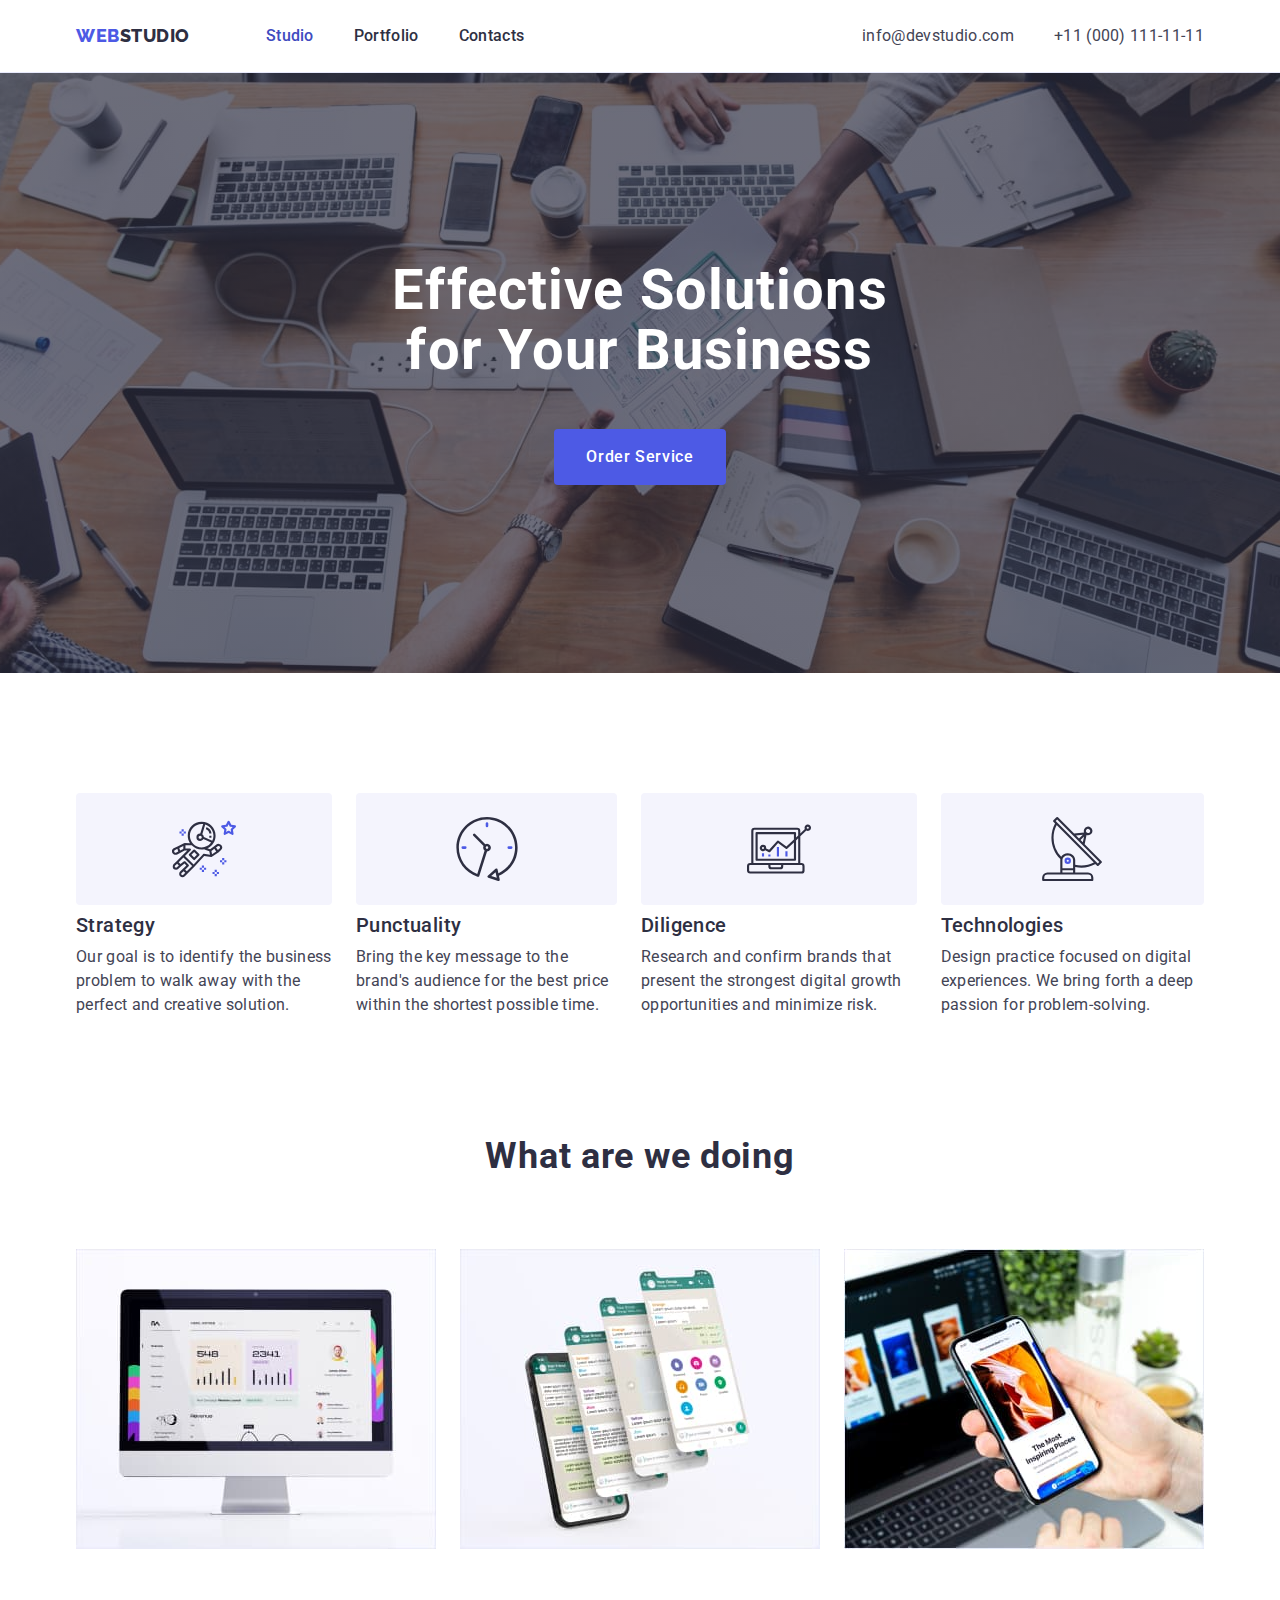
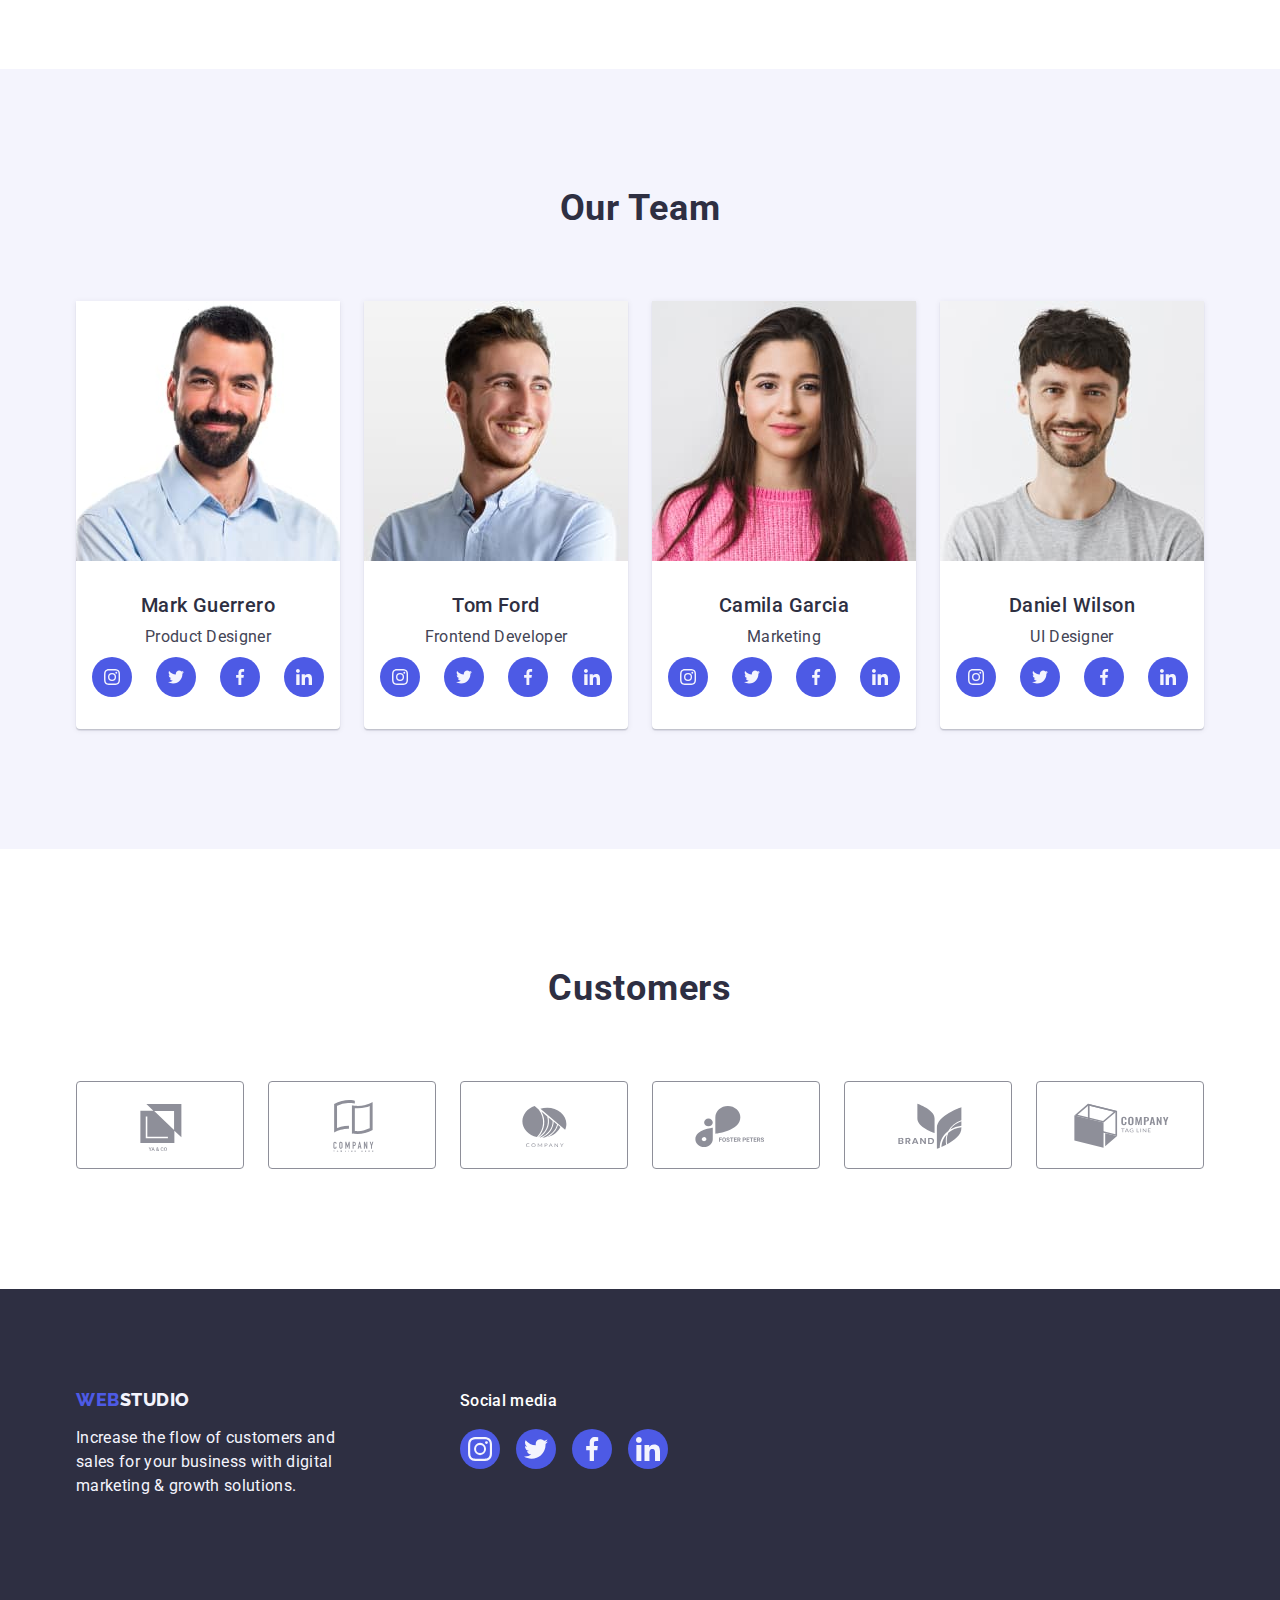
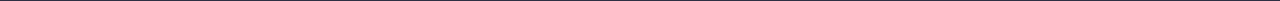
<file: index.html>
<!DOCTYPE html>
<html lang="en">
<head>
    <meta charset="UTF-8">
    <meta http-equiv="X-UA-Compatible" content="IE=edge">
    <meta name="viewport" content="width=device-width, initial-scale=1.0">
    <title>Document</title>
    <link rel="preconnect" href="https://fonts.googleapis.com">
    <link rel="preconnect" href="https://fonts.gstatic.com" crossorigin>
    <link href="https://fonts.googleapis.com/css2?family=Raleway:wght@800&family=Roboto:wght@400;500;700;900&display=swap" rel="stylesheet">
    <link rel="stylesheet" href="https://cdnjs.cloudflare.com/ajax/libs/modern-normalize/1.1.0/modern-normalize.min.css">
    <link rel="stylesheet" href="./css/styles.css">
</head>
<body>
    
    <header class="main-header">

        <div class="container main-nav">
        
            <nav class="main-nav">

                <a href="./index.html" class="logo header link">Web<span class="accent">Studio</span></a>

                <ul class="site-nav list">
                    <li class="item-main"><a href="./index.html" class="link">Studio</a></li>
                    <li class="item"><a href="./portfolio.html" class="link">Portfolio</a></li>
                    <li class="item"><a href="" class="link">Contacts</a></li>
                </ul>

            </nav>
            
            <address class="contacts">
                <ul class="list">
                    <li class="item"><a href="mailto:info@devstudio.com" class="contact link">info@devstudio.com</a></li>
                    <li class="item"><a href="tel:+110001111111" class="contact link">+11 (000) 111-11-11</a></li>  
                </ul>                      
            </address>  
        
        </div>
        
    </header>

    <main>
        
        <section class="hero">
            <div class="container">
                <h1 class="hero-title">Effective Solutions for Your Business</h1>
                <button type="button" class="button" data-modal-open>Order Service</button>
            </div>
        </section>        

        <section class="section features">
            <div class="container">
                <h2 class="section-title" hidden>Our advantages</h2>
                <ul class="feature-list list">
                    <li class="item">
                        <div class="icon-box">
                            <svg class="feature-icon" width="64" height="64">
                                <use href="./images/icons.svg#strategy"></use>
                            </svg>
                        </div>
                        <h3 class="title">Strategy</h3>
                        <p class="text">Our goal is to identify the business problem to walk away with the perfect and creative solution.</p>
                    </li>
                
                    <li class="item">
                        <div class="icon-box">
                            <svg class="feature-icon" width="64" height="64">
                                <use href="./images/icons.svg#punctuality"></use>
                            </svg>
                        </div>
                        <h3 class="title">Punctuality</h3>
                        <p class="text">Bring the key message to the brand's audience for the best price within the shortest possible time.</p>
                    </li>
                
                    <li class="item">
                        <div class="icon-box">
                            <svg class="feature-icon" width="64" height="64">
                                <use href="./images/icons.svg#diligence"></use>
                            </svg>
                        </div>
                        <h3 class="title">Diligence</h3>
                        <p class="text">Research and confirm brands that present the strongest digital growth opportunities and minimize risk.</p>
                    </li>
                
                    <li class="item">
                        <div class="icon-box">
                            <svg class="feature-icon" width="64" height="64">
                                <use href="./images/icons.svg#technologies"></use>
                            </svg>
                        </div>
                        <h3 class="title">Technologies</h3>
                        <p class="text">Design practice focused on digital experiences. We bring forth a deep passion for problem-solving.</p>
                    </li>
                </ul>
            </div>
        </section>

        <section class="section doing">
            <div class="container">
                <h2 class="section-title">What are we doing</h2>
                <ul class="doing-list list">
                    <li class="item">
                        <img 
                        src="./images/img1.jpg" 
                        alt="Computer screen showing statistics"
                        width="360"
                        >
                    </li>

                    <li class="item">
                        <img 
                        src="./images/img2.jpg" 
                        alt="Smartphone with messenger on the screen"
                        width="360"
                        >
                    </li>

                    <li class="item">
                        <img 
                        src="./images/img3.jpg" 
                        alt="Smartphone in the hands of a peerson with a picture on the screen"
                        width="360"
                        >
                    </li>
                </ul> 
            </div>       
        </section>

        <section class="section team">
            <div class="container">
                <h2 class="section-title">Our Team</h2>
                <ul class="team-list list">
                    <li class="item">
                        <img 
                            src="./images/mark-guerrero.jpg" 
                            alt="photo portrait of Mark Guerrero"
                            width="264"                    
                        >
                        <div class="worker-card">
                            <h3 class="title">Mark Guerrero</h3>
                            <p class="text">Product Designer</p>
                            <ul class="social-list list">
                                <li class="social-item">
                                    <a href="" class="social-links">
                                        <svg class="social-icon" width="16" height="16">
                                            <use href="./images/icons.svg#instagram"></use>
                                        </svg>
                                    </a>
                                </li>

                                <li class="social-item">
                                    <a href="" class="social-links">
                                        <svg class="social-icon" width="16" height="16">
                                            <use href="./images/icons.svg#twitter"></use>
                                        </svg>
                                    </a>
                                </li>

                                <li class="social-item">
                                    <a href="" class="social-links">
                                        <svg class="social-icon" width="16" height="16">
                                            <use href="./images/icons.svg#facebook"></use>
                                        </svg>
                                    </a>
                                </li>

                                <li class="social-item">
                                    <a href="" class="social-links">
                                        <svg class="social-icon" width="16" height="16">
                                            <use href="./images/icons.svg#linkedin"></use>
                                        </svg>
                                    </a>
                                </li>
                            </ul>
                        </div>

                    </li>

                    <li class="item">
                        <img 
                            src="./images/tom-ford.jpg" 
                            alt="photo portrait of Tom Ford"
                            width="264"                    
                        >
                        <div class="worker-card">
                            <h3 class="title">Tom Ford</h3>
                            <p class="text">Frontend Developer</p>
                            <ul class="social-list list">
                                <li class="social-item">
                                    <a href="" class="social-links">
                                        <svg class="social-icon" width="16" height="16">
                                            <use href="./images/icons.svg#instagram"></use>
                                        </svg>
                                    </a>
                                </li>

                                <li class="social-item">
                                    <a href="" class="social-links">
                                        <svg class="social-icon" width="16" height="16">
                                            <use href="./images/icons.svg#twitter"></use>
                                        </svg>
                                    </a>
                                </li>

                                <li class="social-item">
                                    <a href="" class="social-links">
                                        <svg class="social-icon" width="16" height="16">
                                            <use href="./images/icons.svg#facebook"></use>
                                        </svg>
                                    </a>
                                </li>

                                <li class="social-item">
                                    <a href="" class="social-links">
                                        <svg class="social-icon" width="16" height="16">
                                            <use href="./images/icons.svg#linkedin"></use>
                                        </svg>
                                    </a>
                                </li>
                            </ul>
                        </div>                    
                    </li>
                    
                    <li class="item">
                        <img 
                            src="./images/camila-garcia.jpg" 
                            alt="photo portrait of Camila Garcia"
                            width="264"                    
                        >
                        <div class="worker-card">
                            <h3 class="title">Camila Garcia</h3>
                            <p class="text">Marketing</p>
                            <ul class="social-list list">
                                <li class="social-item">
                                    <a href="" class="social-links">
                                        <svg class="social-icon" width="16" height="16">
                                            <use href="./images/icons.svg#instagram"></use>
                                        </svg>
                                    </a>
                                </li>

                                <li class="social-item">
                                    <a href="" class="social-links">
                                        <svg class="social-icon" width="16" height="16">
                                            <use href="./images/icons.svg#twitter"></use>
                                        </svg>
                                    </a>
                                </li>

                                <li class="social-item">
                                    <a href="" class="social-links">
                                        <svg class="social-icon" width="16" height="16">
                                            <use href="./images/icons.svg#facebook"></use>
                                        </svg>
                                    </a>
                                </li>

                                <li class="social-item">
                                    <a href="" class="social-links">
                                        <svg class="social-icon" width="16" height="16">
                                            <use href="./images/icons.svg#linkedin"></use>
                                        </svg>
                                    </a>
                                </li>
                            </ul>
                        </div>                    
                    </li>

                    <li class="item">
                        <img 
                            src="./images/daniel-willson.jpg" 
                            alt="photo portrait of Daniel Wilson"
                            width="264"                    
                        >
                        <div class="worker-card">
                            <h3 class="title">Daniel Wilson</h3>
                            <p class="text">UI Designer</p>
                            <ul class="social-list list">
                                <li class="social-item">
                                    <a href="" class="social-links">
                                        <svg class="social-icon" width="16" height="16">
                                            <use href="./images/icons.svg#instagram"></use>
                                        </svg>
                                    </a>
                                </li>

                                <li class="social-item">
                                    <a href="" class="social-links">
                                        <svg class="social-icon" width="16" height="16">
                                            <use href="./images/icons.svg#twitter"></use>
                                        </svg>
                                    </a>
                                </li>

                                <li class="social-item">
                                    <a href="" class="social-links">
                                        <svg class="social-icon" width="16" height="16">
                                            <use href="./images/icons.svg#facebook"></use>
                                        </svg>
                                    </a>
                                </li>

                                <li class="social-item">
                                    <a href="" class="social-links">
                                        <svg class="social-icon" width="16" height="16">
                                            <use href="./images/icons.svg#linkedin"></use>
                                        </svg>
                                    </a>
                                </li>
                            </ul> 
                        </div>                   
                    </li>
                </ul>
            </div>
        </section>

        <section class="section client">
            <div class="container">
                <h2 class="section-title">Customers</h2>
                <ul class="client-list list">
                    <li class="item">
                        <a href="" class="client-list-link">
                            <svg class="feature-icon" width="104" height="56">
                                <use href="./images/icons.svg#client1"></use>
                            </svg>
                        </a>
                    </li>

                    <li class="item">
                        <a href="" class="client-list-link">
                            <svg class="feature-icon" width="104" height="56">
                                <use href="./images/icons.svg#client2"></use>
                            </svg>
                        </a>
                    </li>

                    <li class="item">
                        <a href="" class="client-list-link">
                            <svg class="feature-icon" width="104" height="56">
                                <use href="./images/icons.svg#client3"></use>
                            </svg>
                        </a>
                    </li>

                    <li class="item">
                        <a href="" class="client-list-link">
                            <svg class="feature-icon" width="104" height="56">
                                <use href="./images/icons.svg#client4"></use>
                            </svg>
                        </a>
                    </li>

                    <li class="item">
                        <a href="" class="client-list-link">
                            <svg class="feature-icon" width="104" height="56">
                                <use href="./images/icons.svg#client5"></use>
                            </svg>
                        </a>
                    </li>

                    <li class="item">
                        <a href="" class="client-list-link">
                            <svg class="feature-icon" width="104" height="56">
                                <use href="./images/icons.svg#client6"></use>
                            </svg>
                        </a>
                    </li>
                </ul> 
            </div>       
        </section>

    </main>

    <footer class="footer">

        <div class="container">

            <div class="footer-text-box">

                <a href="./index.html" class="logo footer link">Web<span class="accent">Studio</span></a>
                
                <p class="text footer">Increase the flow of customers and sales for your business with digital marketing & growth solutions.</p>
                
            </div>

            <div class="footer-social">
                <p class="footer-social-text">Social media</p>
                <ul class="social-list list">
                    <li class="social-item">
                        <a href="" class="footer-social-link">
                            <svg class="social-icon" width="24" height="24">
                                <use href="./images/icons.svg#instagram"></use>
                            </svg>
                        </a>
                    </li>

                    <li class="social-item">
                        <a href="" class="footer-social-link">
                            <svg class="social-icon" width="24" height="24">
                                <use href="./images/icons.svg#twitter"></use>
                            </svg>
                        </a>
                    </li>

                    <li class="social-item">
                        <a href="" class="footer-social-link">
                            <svg class="social-icon" width="24" height="24">
                                <use href="./images/icons.svg#facebook"></use>
                            </svg>
                        </a>
                    </li>

                    <li class="social-item">
                        <a href="" class="footer-social-link">
                            <svg class="social-icon" width="24" height="24">
                                <use href="./images/icons.svg#linkedin"></use>
                            </svg>
                        </a>
                    </li>
                </ul>
            </div>

        </div>

    </footer>

    <div class="backdrop is-hidden" data-modal>
        <div class="modal">
            <button type="button" class="modal-button" data-modal-close>
                <svg class="modal-button-icon" width="8" height="8">
                    <use href="./images/icons.svg#close"></use>
                </svg>
            </button>
        </div>
    </div>

    <script src="./js/modal.js"></script>

</body>
</html>
</file>
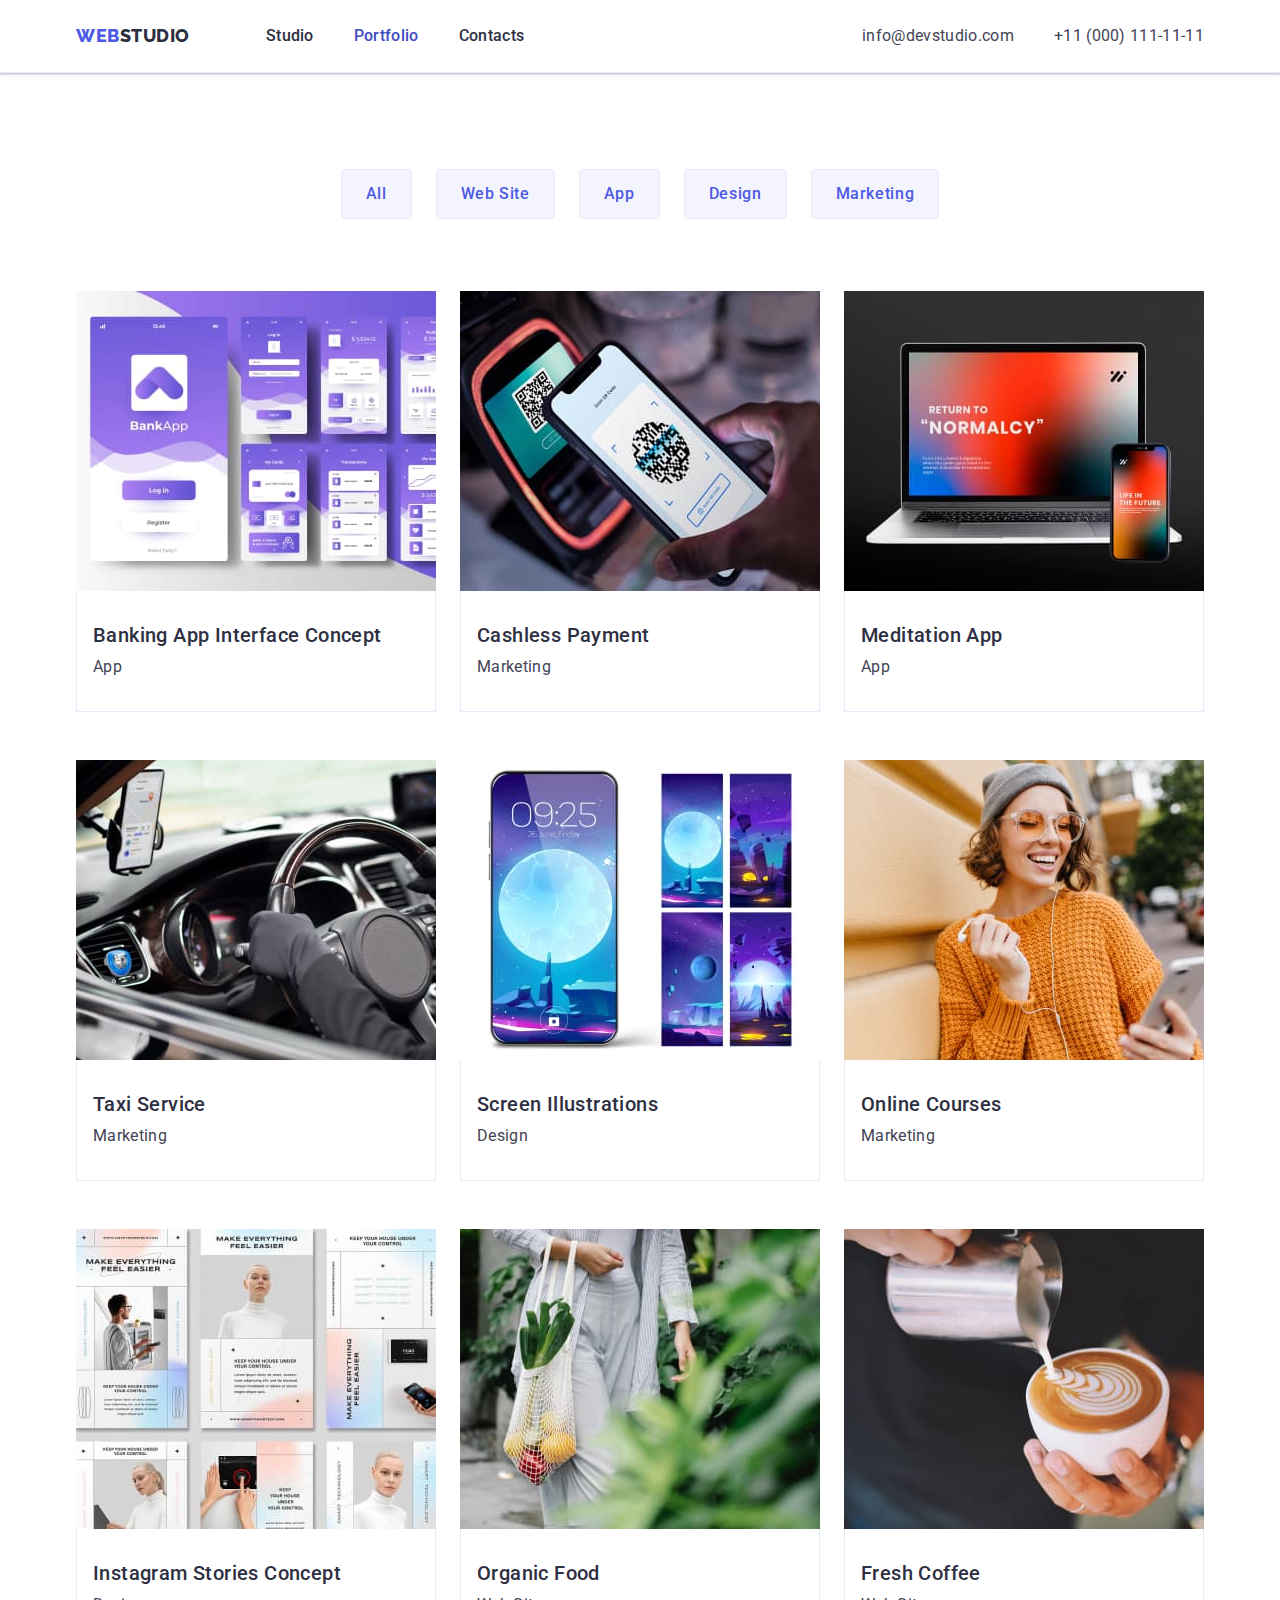
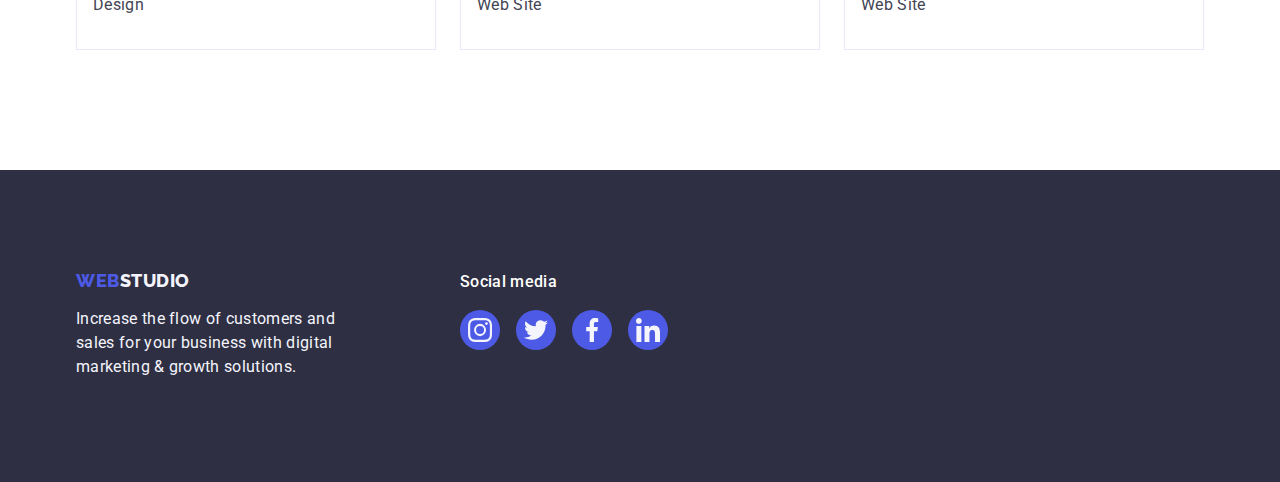
<file: portfolio.html>
<!DOCTYPE html>
<html lang="en">
<head>
    <meta charset="UTF-8">
    <meta http-equiv="X-UA-Compatible" content="IE=edge">
    <meta name="viewport" content="width=device-width, initial-scale=1.0">
    <title>Portfolio</title>
    <link rel="preconnect" href="https://fonts.googleapis.com">
    <link rel="preconnect" href="https://fonts.gstatic.com" crossorigin>
    <link href="https://fonts.googleapis.com/css2?family=Raleway:wght@800&family=Roboto:wght@400;500;700;900&display=swap" rel="stylesheet">
    <link rel="stylesheet" href="https://cdnjs.cloudflare.com/ajax/libs/modern-normalize/1.1.0/modern-normalize.min.css">
    <link rel="stylesheet" href="./css/styles.css">
</head>
<body>

    <header class="main-header">
        
        <div class="container main-nav">

            <nav class="main-nav">

                <a href="./index.html" class="logo header link">Web<span class="accent">Studio</span></a>

                <ul class="site-nav list">
                    <li class="item"><a href="./index.html" class="link">Studio</a></li>
                    <li class="item-main"><a href="./portfolio.html" class="link">Portfolio</a></li>
                    <li class="item"><a href="" class="link">Contacts</a></li>
                </ul>

            </nav>
            
            <address class="contacts">
                <ul class="list">
                    <li class="item"><a href="mailto:info@devstudio.com" class="contact link">info@devstudio.com</a></li>
                    <li class="item"><a href="tel:+110001111111" class="contact link">+11 (000) 111-11-11</a></li>  
                </ul>                      
            </address>   
        
        </div>
        
    </header>

    <main>

        <section class="section gallery">
            <div class="container">
                <h1 class="section-title" hidden>Parametr selection</h1>
                <ul class="buttons-list list">
                    <li class="item">           
                        <button type="button" class="button">All</button>
                    </li>

                    <li class="item">           
                        <button type="button" class="button">Web Site</button>
                    </li>

                    <li class="item">           
                        <button type="button" class="button">App</button>
                    </li>

                    <li class="item">           
                        <button type="button" class="button">Design</button>
                    </li>

                    <li class="item">           
                        <button type="button" class="button">Marketing</button>
                    </li>
                </ul>

                <ul class="photo-list list">
                    <li class="item">
                        <a href="" class="link">
                            <div class="hidden-image">
                                <img 
                                    src="./images/BankingAppInterfaceConcept.jpg" 
                                    alt="Banking app Interface screenshots"
                                    width="360"
                                    class="product"                    
                                >
                                <p class="hidden-image-text">14 Stylish and User-Friendly App Design Concepts · Task Manager App · Calorie Tracker App · Exotic Fruit Ecommerce App · Cloud Storage App</p>
                            </div>
                            <div class="category">
                                <h2 class="title">Banking App Interface Concept</h2>
                                <p class="text">App</p>
                            </div>  
                        </a>
                    </li>

                    <li class="item">
                        <a href="" class="link">
                            <div class="hidden-image">
                                <img 
                                    src="./images/CashlessPayment.jpg" 
                                    alt="Payment by phone"
                                    width="360"                    
                                >
                                <p class="hidden-image-text">14 Stylish and User-Friendly App Design Concepts · Task Manager App · Calorie Tracker App · Exotic Fruit Ecommerce App · Cloud Storage App</p>
                            </div>
                            <div class="category">
                                <h2 class="title">Cashless Payment</h2>
                                <p class="text">Marketing</p>
                            </div> 
                        </a> 
                    </li>

                    <li class="item">
                        <a href="" class="link">
                            <div class="hidden-image">
                                <img 
                                    src="./images/MeditationApp.jpg" 
                                    alt="Meditation app on laptop and phone screen"
                                    width="360"                    
                                >
                                <p class="hidden-image-text">14 Stylish and User-Friendly App Design Concepts · Task Manager App · Calorie Tracker App · Exotic Fruit Ecommerce App · Cloud Storage App</p>
                            </div>
                            <div class="category">
                                <h2 class="title">Meditation App</h2>
                                <p class="text">App</p>
                            </div> 
                        </a>
                    </li>

                    <li class="item">
                        <a href="" class="link">
                            <div class="hidden-image">
                                <img 
                                    src="./images/TaxiService.jpg" 
                                    alt="Taxi steering wheel"
                                    width="360"                    
                                >
                                <p class="hidden-image-text">14 Stylish and User-Friendly App Design Concepts · Task Manager App · Calorie Tracker App · Exotic Fruit Ecommerce App · Cloud Storage App</p>
                            </div>
                            <div class="category">
                                <h2 class="title">Taxi Service</h2>
                                <p class="text">Marketing</p>
                            </div>
                        </a>  
                    </li>

                    <li class="item">
                        <a href="" class="link">
                            <div class="hidden-image">
                                <img 
                                    src="./images/ScreenIllustrations.jpg" 
                                    alt="Phone screen Illustrations"
                                    width="360"                    
                                >
                                <p class="hidden-image-text">14 Stylish and User-Friendly App Design Concepts · Task Manager App · Calorie Tracker App · Exotic Fruit Ecommerce App · Cloud Storage App</p>
                            </div>
                            <div class="category">
                                <h2 class="title">Screen Illustrations</h2>
                                <p class="text">Design</p> 
                            </div> 
                        </a>
                    </li>

                    <li class="item">
                        <a href="" class="link">
                            <div class="hidden-image">
                                <img 
                                    src="./images/OnlineCourses.jpg" 
                                    alt="Smiling girl in headphones looking at the phone"
                                    width="360"                    
                                >
                                <p class="hidden-image-text">14 Stylish and User-Friendly App Design Concepts · Task Manager App · Calorie Tracker App · Exotic Fruit Ecommerce App · Cloud Storage App</p>
                            </div>
                            <div class="category">
                                <h2 class="title">Online Courses</h2>
                                <p class="text">Marketing</p> 
                            </div> 
                        </a>
                    </li>

                    <li class="item">
                        <a href="" class="link">
                            <div class="hidden-image">
                                <img 
                                    src="./images/InstagramStoriesConcept.jpg" 
                                    alt="screenshots of Instagram stories"
                                    width="360"                    
                                >
                                <p class="hidden-image-text">14 Stylish and User-Friendly App Design Concepts · Task Manager App · Calorie Tracker App · Exotic Fruit Ecommerce App · Cloud Storage App</p>
                            </div>
                            <div class="category">
                                <h2 class="title">Instagram Stories Concept</h2>
                                <p class="text">Design</p>
                            </div>  
                        </a>
                    </li>

                    <li class="item">
                        <a href="" class="link">
                            <div class="hidden-image">
                                <img 
                                    src="./images/OrganicFood.jpg" 
                                    alt="Vegetables and fruits in an ecological grid"
                                    width="360"                    
                                >
                                <p class="hidden-image-text">14 Stylish and User-Friendly App Design Concepts · Task Manager App · Calorie Tracker App · Exotic Fruit Ecommerce App · Cloud Storage App</p>
                            </div>
                            <div class="category">
                                <h2 class="title">Organic Food</h2>
                                <p class="text">Web Site</p> 
                            </div> 
                        </a>
                    </li>

                    <li class="item">
                        <a href="" class="link">
                            <div class="hidden-image">
                                <img 
                                    src="./images/FreshCoffee.jpg" 
                                    alt="Barista makes pattern with milk foam on coffee"
                                    width="360"                    
                                >
                                <p class="hidden-image-text">14 Stylish and User-Friendly App Design Concepts · Task Manager App · Calorie Tracker App · Exotic Fruit Ecommerce App · Cloud Storage App</p>
                            </div>
                            <div class="category">
                                <h2 class="title">Fresh Coffee</h2>
                                <p class="text">Web Site</p> 
                            </div>
                        </a> 
                    </li>
                </ul>
            </div>
        </section>

    </main>
    
    <footer class="footer">

        <div class="container">

            <div class="footer-text-box">

                <a href="./index.html" class="logo footer link">Web<span class="accent">Studio</span></a>
                
                <p class="text footer">Increase the flow of customers and sales for your business with digital marketing & growth solutions.</p>
                
            </div>

            <div class="footer-social">
                <p class="footer-social-text">Social media</p>
                <ul class="social-list list">
                    <li class="social-item">
                        <a href="" class="footer-social-link">
                            <svg class="social-icon" width="24" height="24">
                                <use href="./images/icons.svg#instagram"></use>
                            </svg>
                        </a>
                    </li>

                    <li class="social-item">
                        <a href="" class="footer-social-link">
                            <svg class="social-icon" width="24" height="24">
                                <use href="./images/icons.svg#twitter"></use>
                            </svg>
                        </a>
                    </li>

                    <li class="social-item">
                        <a href="" class="footer-social-link">
                            <svg class="social-icon" width="24" height="24">
                                <use href="./images/icons.svg#facebook"></use>
                            </svg>
                        </a>
                    </li>

                    <li class="social-item">
                        <a href="" class="footer-social-link">
                            <svg class="social-icon" width="24" height="24">
                                <use href="./images/icons.svg#linkedin"></use>
                            </svg>
                        </a>
                    </li>
                </ul>
            </div>

        </div>

    </footer>

</body>
</html>
</file>
<file: css/styles.css>
:root {
    --primary-text-color: #434455;
    --title-text-color: #2E2F42;
    --accent-color: #4D5AE5;
    --primary-white-color: #ffffff;
    --light-text-color: #F4F4FD;
    --secondary-accent-color: #404BBF;
    --border-color: #e7e9fc;
    --light-border-color: #8E8F99;
    --bgc-color: #31d0aa;
    --bgc-modal: #fcfcfc;
}

html {
    box-sizing: border-box;
}

*,
*::before,
*::after {
    box-sizing: inherit;
}

body {
    color: var(--primary-text-color);
    background-color: var(--primary-white-color);

    font-family: "Roboto", sans-serif;
} 

.list {
    padding: 0;
    margin: 0;
    list-style: none;
}

img {
    display: block;
}

.main-header {
    border-bottom: 1px solid var(--border-color);
    box-shadow: 0px 2px 1px rgba(46, 47, 66, 0.08),
                0px 1px 1px rgba(46, 47, 66, 0.16),
                0px 1px 6px rgba(46, 47, 66, 0.08);
}

/* logo */

.logo {
    color: var(--accent-color);

    font-family: "Raleway", sans-serif;
    font-weight: 800;
    font-size: 18px;
    line-height: 1.17;
    letter-spacing: 0.03em;
    text-transform: uppercase;
    text-decoration: none;
}

.logo .accent {
    color: var(--title-text-color);
}

.logo.header {
    margin-right: 76px;

    color: var(--accent-color);
}

.logo.footer {
    color: var(--accent-color);
}

.logo.footer .accent {
    color: var(--light-text-color);
}

/* navigation */

.main-nav {
    display: flex;
    align-items: center;
}

.site-nav {
    display: flex;
    gap: 40px;
}

.site-nav .link { 
    display: block;
    padding-top: 24px;
    padding-bottom: 24px;

    transition: color 250ms cubic-bezier(0.4, 0, 0.2, 1);

    color: var(--title-text-color);

    font-weight: 500;
    font-size: 16px;
    line-height: 1.5;
    letter-spacing: 0.02em;
    text-decoration: none;
}

.site-nav .link:hover,
.site-nav .link:focus {
    color: var(--secondary-accent-color);
}


.site-nav .item-main .link {
    position: relative;

    color: var(--secondary-accent-color);
}

.site-nav .item-main .link::after {
    content: '';
    position: absolute;
    left: 0;
    bottom: -1px;
    height: 4px;
    
    background-color: var(--secondary-accent-color);

    border-radius: 2px;
}

.link {
    text-decoration: none;
}

/* contacts */

.contacts {
    font-style: normal;
    margin-left: auto;
}

.contacts .list {
    display: flex;
    gap: 40px;
}

.contacts .list .contact {
    transition: color 250ms cubic-bezier(0.4, 0, 0.2, 1);
}

.contact {
    color: var(--primary-text-color);

    font-size: 16px;
    line-height: 1.5;
    letter-spacing: 0.02em;
    text-decoration: none;
}

.contact:hover,
.contact:focus {
    color: var(--secondary-accent-color);
}

/* hero */

.hero {
    padding: 188px 0;
    height: 600px;
    margin: auto;
    max-width: 1440px;

    background-color: var(--title-text-color);
    background-image: linear-gradient(rgba(46, 47, 66, 0.7), rgba(46, 47, 66, 0.7)), url(../images/hero-img.jpg);
    background-repeat: no-repeat;
    background-position: center;
    background-size: cover;

    text-align: center;
}

.hero-title {
    padding-bottom: 48px;
    margin: auto;
    max-width: 496px;

    color: var(--primary-white-color);

    font-weight: 700;
    font-size: 56px;
    line-height: 1.07;    
    letter-spacing: 0.02em;  
} 

.hero .button {
    display: block;
    margin: auto;
    min-width: 169px;
    height: 56px;
    border: none;

    transition: background-color 250ms cubic-bezier(0.4, 0, 0.2, 1);
}

.button {
    display: block;
    margin: auto;
    padding: 16px 32px;
    border-radius: 4px;
   

    color: var(--primary-white-color);
    background-color: var(--accent-color);

    font-family: inherit;
    font-weight: 500;
    font-size: 16px;
    line-height: 1.5;
    display: flex;
    align-items: center;
    letter-spacing: 0.04em;

    cursor: pointer;
}

.hero .button:hover,
.hero .button:focus {
    color: var(--primary-white-color);
    background-color: var(--secondary-accent-color);
}

.section-title {
    margin: 0;

    color: var(--title-text-color);

    font-weight: 700;
    font-size: 36px;
    line-height: 1.11;
    text-align: center;
    letter-spacing: 0.02em;
}

.section.features {
    padding: 120px 0;
}

.icon-box {
    display: flex;
    align-items: center;
    justify-content: center;
    height: 112px;
    border-radius: 4px;
    margin-bottom: 8px;
    background-color: var(--light-text-color);
}

.feature-list {
    display: flex;
    gap: 24px;
}

.feature-list .item {
    width: calc((100%-72px)/4);
}

.feature-list .title {
    color: var(--title-text-color);

    font-weight: 500;
    font-size: 20px;
    line-height: 24px;
}

.feature-list .item .text {
    margin-bottom: 0;
}

.container {
    width: 1158px;
    margin-left: auto;
    margin-right: auto;
    padding: 0 15px;
}

.title {
    margin-top: 0;
    margin-bottom: 8px;

    color: var(--title-text-color);

    font-weight: 500;
    font-size: 20px;
    line-height: 1.2;
    letter-spacing: 0.02em;
}

.section.doing {
    padding-bottom: 120px;
    padding-top: 0;
}

.doing .section-title {
    margin-bottom: 72px;
    padding-bottom: 0;
}

.doing-list {
    display: flex;
    gap: 24px;
}

.doing-list .item {
    width: calc((100%-48px)/3);
}

.team-list {
    display: flex;
    gap: 24px;
}

.team-list .item {
    width: calc((100%-72px)/4);
    border-radius: 0px 0px 4px 4px;

    box-shadow: 0px 1px 6px rgba(46, 47, 66, 0.08),
        0px 1px 1px rgba(46, 47, 66, 0.16),
        0px 2px 1px rgba(46, 47, 66, 0.08);
}

.team-list .title {
    text-align: center;
    margin-bottom: 8px;
}

.team-list .text {
    text-align: center;
    margin-bottom: 0;
}

.section.team {
    padding: 120px 0;

    background-color: var(--light-text-color);
}

.team .section-title {
    margin-bottom: 72px;
}

.worker-card {
    padding: 32px 16px;
}

.social-links {
    display: flex;
    align-items: center;
    justify-content: center;
    width: 100%;
    height: 100%;
    background-color: var(--accent-color);
    border-radius: 50%;
}

.social-links:hover,
.social-links:focus {
    background-color: var(--secondary-accent-color);
}

.social-links .social-icon {
    fill: var(--light-text-color);
}

.social-list {
    display: flex;
    gap: 24px;
    margin-top: 8px;
    justify-content: center;
}

.social-list .social-item {
    width: 40px;
    height: 40px;
}

.social-list .social-links {
    transition: background-color 250ms cubic-bezier(0.4, 0, 0.2, 1);
}

.item {
    background-color: var(--primary-white-color);
}

.text {
    margin-top: 0;

    color: var(--primary-text-color);

    font-size: 16px;
    line-height: 1.5;
    letter-spacing: 0.02em;
}

.text.footer {
    width: 264px;
    margin-bottom: 0;

    color: var(--light-text-color);
}

.client .section-title {
    margin-bottom: 72px;
}

.client-list {
    display: flex;
    gap: 24px;
}

.client-list .item {
    width: calc((100% - 120px)/6);
    height: 88px;
}

.client-list-link {
    transition: border-color 250ms cubic-bezier(0.4, 0, 0.2, 1),
        color 250ms cubic-bezier(0.4, 0, 0.2, 1);

    display: flex;
    align-items: center;
    justify-content: center;
    width: 100%;
    height: 100%;
    border: 1px solid var(--light-border-color);
    border-radius: 4px;

    color: var(--light-border-color);
}

.client-list-link:hover,
.client-list-link:focus {
    border-color: var(--secondary-accent-color);
    color: var(--secondary-accent-color);
}

.feature-icon {
    fill: currentColor;
}

footer {
    display: flex;
    padding: 100px 0;
    height: 312px;

    background-color: var(--title-text-color);
}

.footer-text-box {
    margin-right: 120px;
}

.footer.link {
    display: inline-block;
    margin-bottom: 16px;
}

.footer .container {
    display: flex;
    align-items: baseline;
}

.footer .social-list {
    display: flex;
    gap: 16px;
    margin-top: 0;
}

.footer-social .social-list .social-item {
    width: 40px;
    height: 40px;
}

.footer-social-link {
    transition: background-color 250ms cubic-bezier(0.4, 0, 0.2, 1);

    display: flex;
    align-items: center;
    justify-content: center;
    width: 100%;
    height: 100%;
    background-color: var(--accent-color);
    border-radius: 50%;
}

.footer-social-link:hover,
.footer-social-link:focus {
    background-color: var(--bgc-color);
}

.footer-social-link .social-icon {
    fill: var(--light-text-color);
}

.footer-social .footer-social-text {
    margin-bottom: 16px;
    margin-top: 0;

    color: var(--primary-white-color);

    font-weight: 500;
    font-size: 16px;
    line-height: 1.5;
    letter-spacing: 0.02em;
}

.buttons-list {
    display: flex;
    margin: auto;
    justify-content: center;
    gap: 24px;
    margin-bottom: 72px;
}

.buttons-list .button {
    display: inline-block;
    padding: 12px 24px;

    transition: color 250ms cubic-bezier(0.4, 0, 0.2, 1),
        background-color 250ms cubic-bezier(0.4, 0, 0.2, 1),
        border-color 250ms cubic-bezier(0.4, 0, 0.2, 1),
        box-shadow 250ms cubic-bezier(0.4, 0, 0.2, 1);

    color: var(--accent-color);
    background-color: var(--light-text-color);
    border: 1px solid var(--border-color);
}

.buttons-list .button:hover,
.buttons-list .button:focus {
    color: var(--primary-white-color);
    background-color: var(--secondary-accent-color);

    border: 1px solid transparent;
    box-shadow: 0px 3px 1px rgba(0, 0, 0, 0.1),
        0px 2px 1px rgba(0, 0, 0, 0.08),
        0px 2px 2px rgba(0, 0, 0, 0.12);
}

.photo-list {
    display: flex;
    flex-wrap: wrap;
    width: 1128px;
    margin-left: auto;
    margin-right: auto;
}

.photo-list .item .link {
    display: block;

    transition: box-shadow 250ms cubic-bezier(0.4, 0, 0.2, 1);
}

.photo-list .item .link:hover,
.photo-list .item .link:focus {
    box-shadow: 0px 1px 6px rgba(46, 47, 66, 0.08),
        0px 1px 1px rgba(46, 47, 66, 0.16),
        0px 2px 1px rgba(46, 47, 66, 0.08);
}

.photo-list .item .link:hover .hidden-image-text {
    transform: translateY(0%);
}

.photo-list .item .link:focus .hidden-image-text {
    transform: translateY(0%);
}

.photo-list .item {
    width: 360px;
    margin-right: 24px;
    margin-bottom: 48px;
}

.photo-list .item:nth-child(3n) {
    margin-right: 0;
}

.photo-list .item:nth-last-child(-n+3) {
    margin-bottom: 0;
}

.photo-list .item .text {
    margin-bottom: 0;
}

.section.gallery {
    padding: 96px 0 120px;
}

.category {
    padding: 32px 16px;
    border: 1px solid var(--border-color);
    border-top: none;
}

.hidden-image {
    position: relative;
    overflow: hidden;
}

.hidden-image-text {
    position: absolute;
    top: 0;
    transform: translateY(100%);

    transition: transform 250ms cubic-bezier(0.4, 0, 0.2, 1);

    padding: 40px 32px;
    margin: 0;
    height: 100%;
    width: 100%;

    color: var(--light-text-color);
    background-color: var(--accent-color);

    font-size: 16px;
    line-height: 1.5;
    letter-spacing: 0.02em;
}

.section {
    padding: 120px 0;
}

.backdrop {
    position: fixed;
    top: 0;
    left: 0;
    width: 100%;
    height: 100%;
    background-color: rgba(46, 47, 66, 0.4);
    transition: opacity 250ms cubic-bezier(0.4, 0, 0.2, 1), visibility 250ms cubic-bezier(0.4, 0, 0.2, 1);
}

.backdrop.is-hidden {
    visibility: hidden;
    opacity: 0;
    pointer-events: none;
}

.modal {
    position: absolute;
    top: 50%;
    left: 50%;
    transform: translate(-50%, -50%);

    transition: transform 250ms cubic-bezier(0.4, 0, 0.2, 1);

    min-height: 584px;
    min-width: 408px;
    padding: 15px;

    border-radius: 4px;
    background: var(--bgc-modal);
    box-shadow: 0px 1px 1px rgba(0, 0, 0, 0.14),
        0px 1px 3px rgba(0, 0, 0, 0.12),
        0px 2px 1px rgba(0, 0, 0, 0.2);
}

.modal-button {
    position: absolute;
    display: flex;

    transition: background-color 250ms
    cubic-bezier(0.4, 0, 0.2, 1), border 
    250ms cubic-bezier(0.4, 0, 0.2, 1);

    top: 24px;
    right: 24px;
    width: 24px;
    height: 24px;
    padding: 0;

    align-items: center;
    justify-content: center;

    border-radius: 50%;

    color: var(--title-text-color);
    background-color: var(--border-color);
    border: 1px solid rgba(0, 0, 0, 0.1);

    cursor: pointer;
}

.modal-button:hover,
.modal-button:focus {
    background-color: var(--secondary-accent-color);
    border: none;
    fill: var(--primary-white-color);
}

.modal-button .modal-button-icon {
    transition: fill 250ms cubic-bezier(0.4, 0, 0.2, 1);
}
</file>
